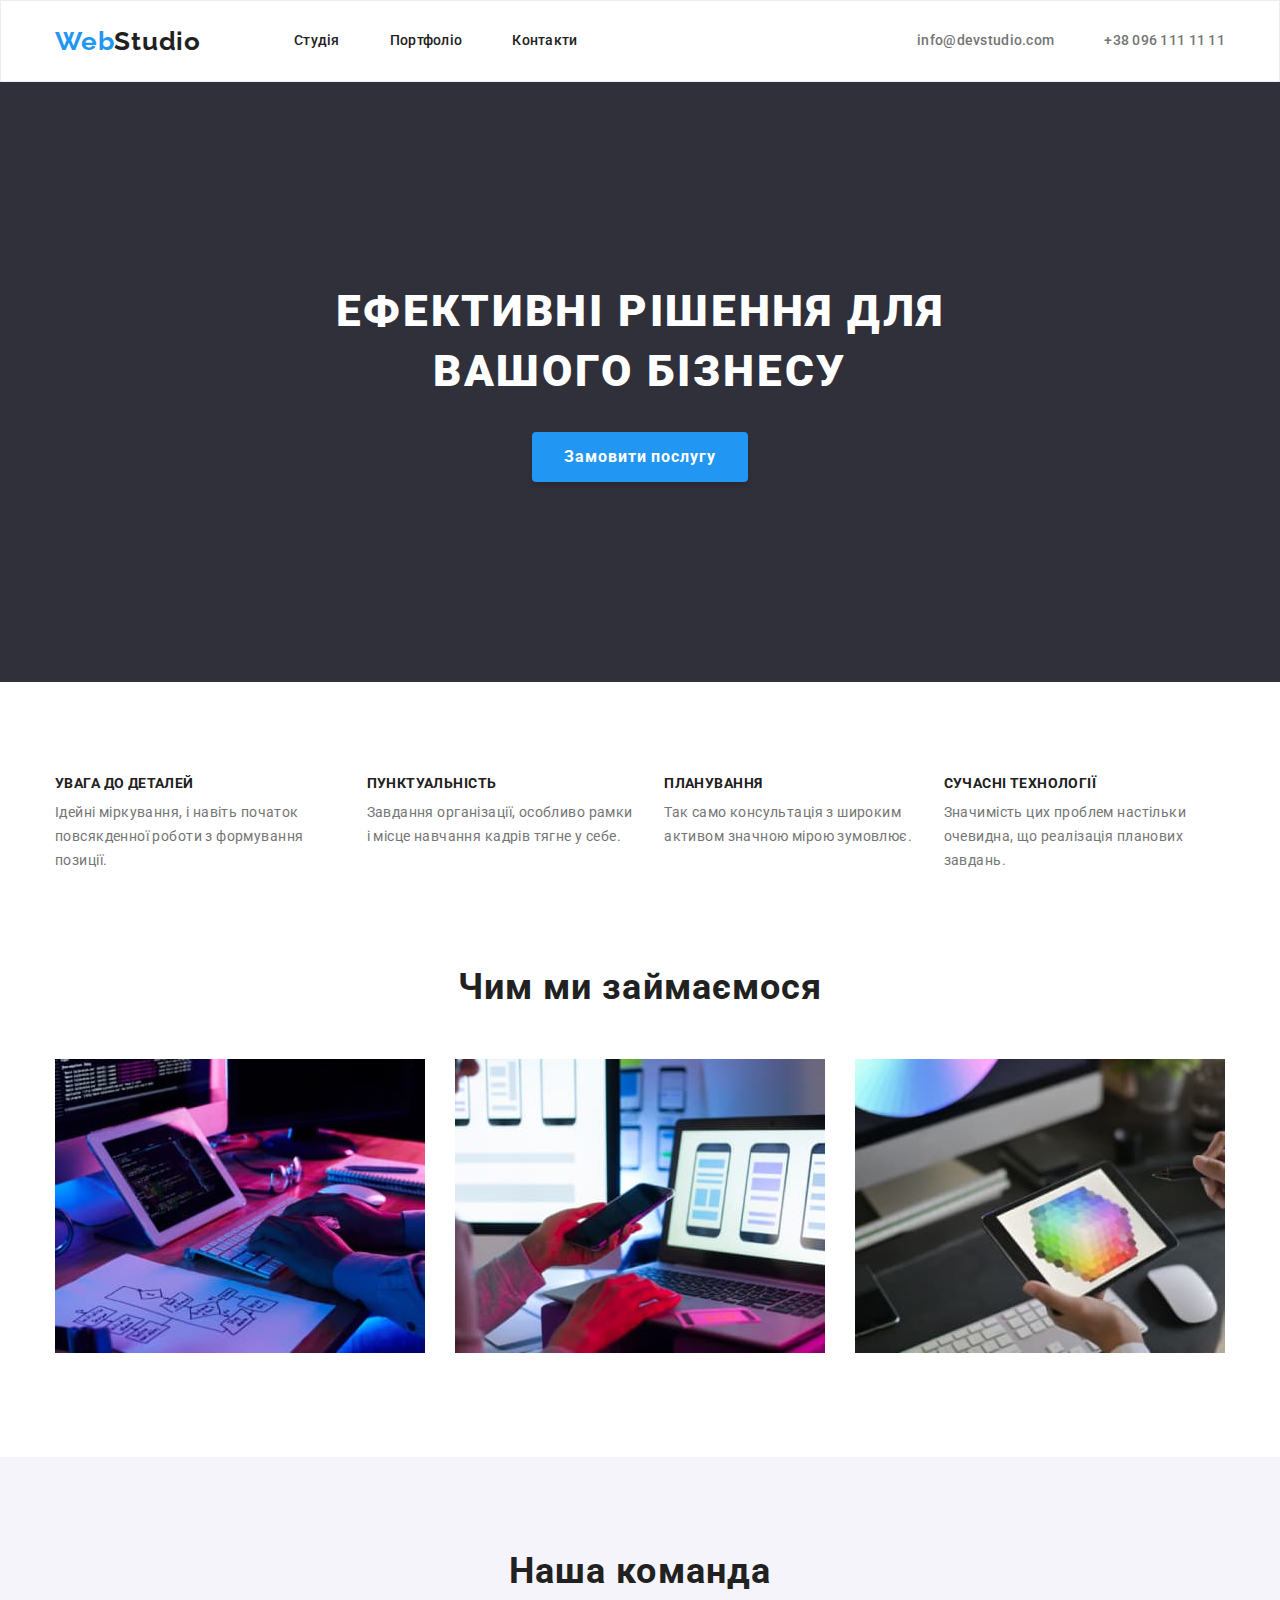
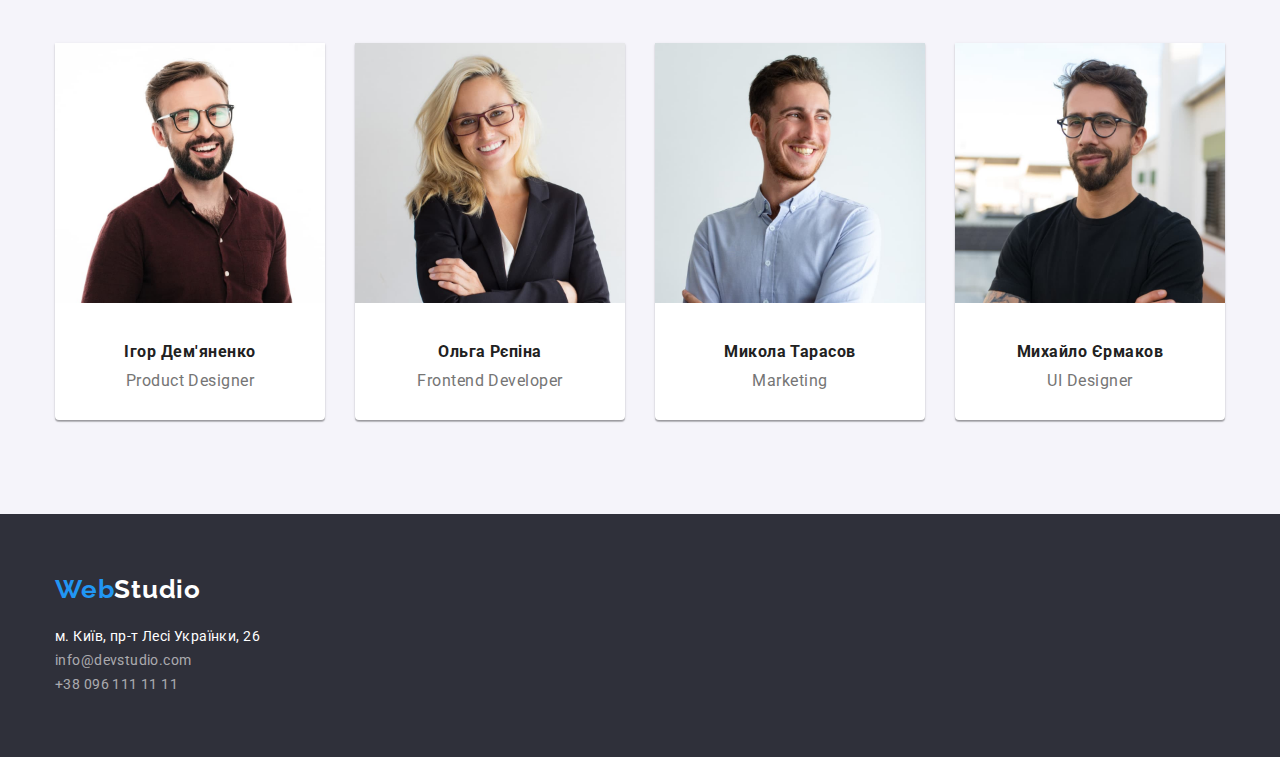
<file: index.html>
<!DOCTYPE html>
<html lang="uk">
<head>
    <meta charset="UTF-8">
    <meta http-equiv="X-UA-Compatible" content="IE=edge">
    <meta name="viewport" content="width=device-width, initial-scale=1.0">
    <title>Studio</title>
    <link rel="preconnect" href="https://fonts.googleapis.com">
    <link rel="preconnect" href="https://fonts.gstatic.com" crossorigin>
    <link href="https://fonts.googleapis.com/css2?family=Raleway:wght@700&family=Roboto:wght@400;500;700;900&display=swap"
        rel="stylesheet">
    <link rel="stylesheet" href="https://cdnjs.cloudflare.com/ajax/libs/modern-normalize/1.1.0/modern-normalize.min.css">
    <link rel="stylesheet" href="./css/styles.css">
</head>
<body>
    <header class="header">
        <div class="container">
        <a href="/" class="header-logo link"><span class="header-logo-web">Web</span>Studio
        </a>
        <nav class="header-nav">
            <ul class="header-list list">
                <li class="item"><a class="header-link link" href="./index.html">Студія</a></li>
                <li class="item"><a class="header-link link" href="./portfolio.html">Портфоліо</a></li>
                <li class="item"><a class="header-link link" href="#">Контакти</a></li>
            </ul>
        </nav>
        <ul class="header-contacts list">
            <li class="item"><a class="header-mail link item" href="mailto:info@devstudio.com">info@devstudio.com</a></li>
            <li class="item"><a class="header-tel link item" href="tel:+380961111111">+38 096 111 11 11</a></li>
        </ul>
        </div>
    </header>
    <main>
        <section class="hero section">
            <div class="container">
        <h1 class="hero-text">Ефективні рішення для вашого бізнесу</h1>
        <button class="hero-button button" type="button">Замовити послугу</button>
        </div>
        </section>
        <section class="benefits section">
            <div class="container">
            <h2 class="hero-hidden-text">Наші переваги</h2>
            <ul class="benefits-main list">
                <li class="item">
            <h3 class="benefits-title">УВАГА ДО ДЕТАЛЕЙ</h3>
            <p class="benefits-subtitle">Ідейні міркування, і навіть початок повсякденної роботи з формування позиції.</p>
                </li>
                <li class="item">
            <h3 class="benefits-title">ПУНКТУАЛЬНІСТЬ</h3>
            <p class="benefits-subtitle">Завдання організації, особливо рамки і місце навчання кадрів тягне у себе.</p>
                </li>
                <li class="item">
            <h3 class="benefits-title">ПЛАНУВАННЯ</h3>
            <p class="benefits-subtitle">Так само консультація з широким активом значною мірою зумовлює.</p>
                </li>
                <li class="item">
            <h3 class="benefits-title">СУЧАСНІ ТЕХНОЛОГІЇ</h3>
            <p class="benefits-subtitle">Значимість цих проблем настільки очевидна, що реалізація планових завдань.</p>
                </li>
            </ul>
            </div>
        </section>
        <section class="activities section">
            <div class="container">
            <h2 class="activities-text centered">Чим ми займаємося</h2>
            <ul class="main-photos list">
                <li class="img item"><img src="./images/img1.jpg" alt="programmer" width="370" height="294"></li>
                <li class="img item"><img src="./images/img2.jpg" alt="phone" width="370" height="294"></li>
                <li class="img item"><img src="./images/img3.jpg" alt="tablet" width="370" height="294"></li>
            </ul>
            </div>
        </section>
        <section class="team section">
            <div class="container">
            <h2 class="team-text centered">Наша команда</h2>
            <ul class="team-photos list">
                <li class="team-list img item">
                <img class="img-team" src="./images/igor.jpg" alt="Product Designer" width="270" height="260">
                <h3 class="team-name centered">Ігор Дем'яненко</h3>
                <p class="team-job centered">Product Designer</p>
                </li>
                <li class="team-list img item">
                <img class="img-team" src="./images/olga.jpg" alt="Frontend Developer" width="270" height="260">
                <h3 class="team-name centered">Ольга Рєпіна</h3>
                <p class="team-job centered">Frontend Developer</p>
                </li>
                <li class="team-list img item">
                <img class="img-team" src="./images/mikola.jpg" alt="Marketing" width="270" height="260">
                <h3 class="team-name centered">Микола Тарасов</h3>
                <p class="team-job centered">Marketing</p>
                </li>
                <li class="team-list img item">
                <img class="img-team" src="./images/mikhalo.jpg" alt="UI Designer" width="270" height="260">
                <h3 class="team-name centered">Михайло Єрмаков</h3>
                <p class="team-job centered">UI Designer</p>
                </li>
            </ul>
            </div>
        </section>
    </main>
        <footer class="footer">
            <div class="container">
            <a href="/" class="footer-logo link"><span class="footer-logo-web">Web</span>Studio
            </a>
            <address class="footer-address">
                <ul class="footer-contacts list">
                    <li><a class="footer-map link" href="https://goo.gl/maps/CPtrU1FHBa2aNyZL9" target=" blank" rel="noopener noreferrer">м. Київ, пр-т Лесі Українки, 26</a></li>
                    <li><a class="footer-mail link" href="mailto:info@devstudio.com">info@devstudio.com</a></li>
                    <li><a class="footer-tel link" href="tel:+380961111111">+38 096 111 11 11</a></li>
                </ul>
            </address>
            </div>
        </footer>
</body>
</html>
</file>
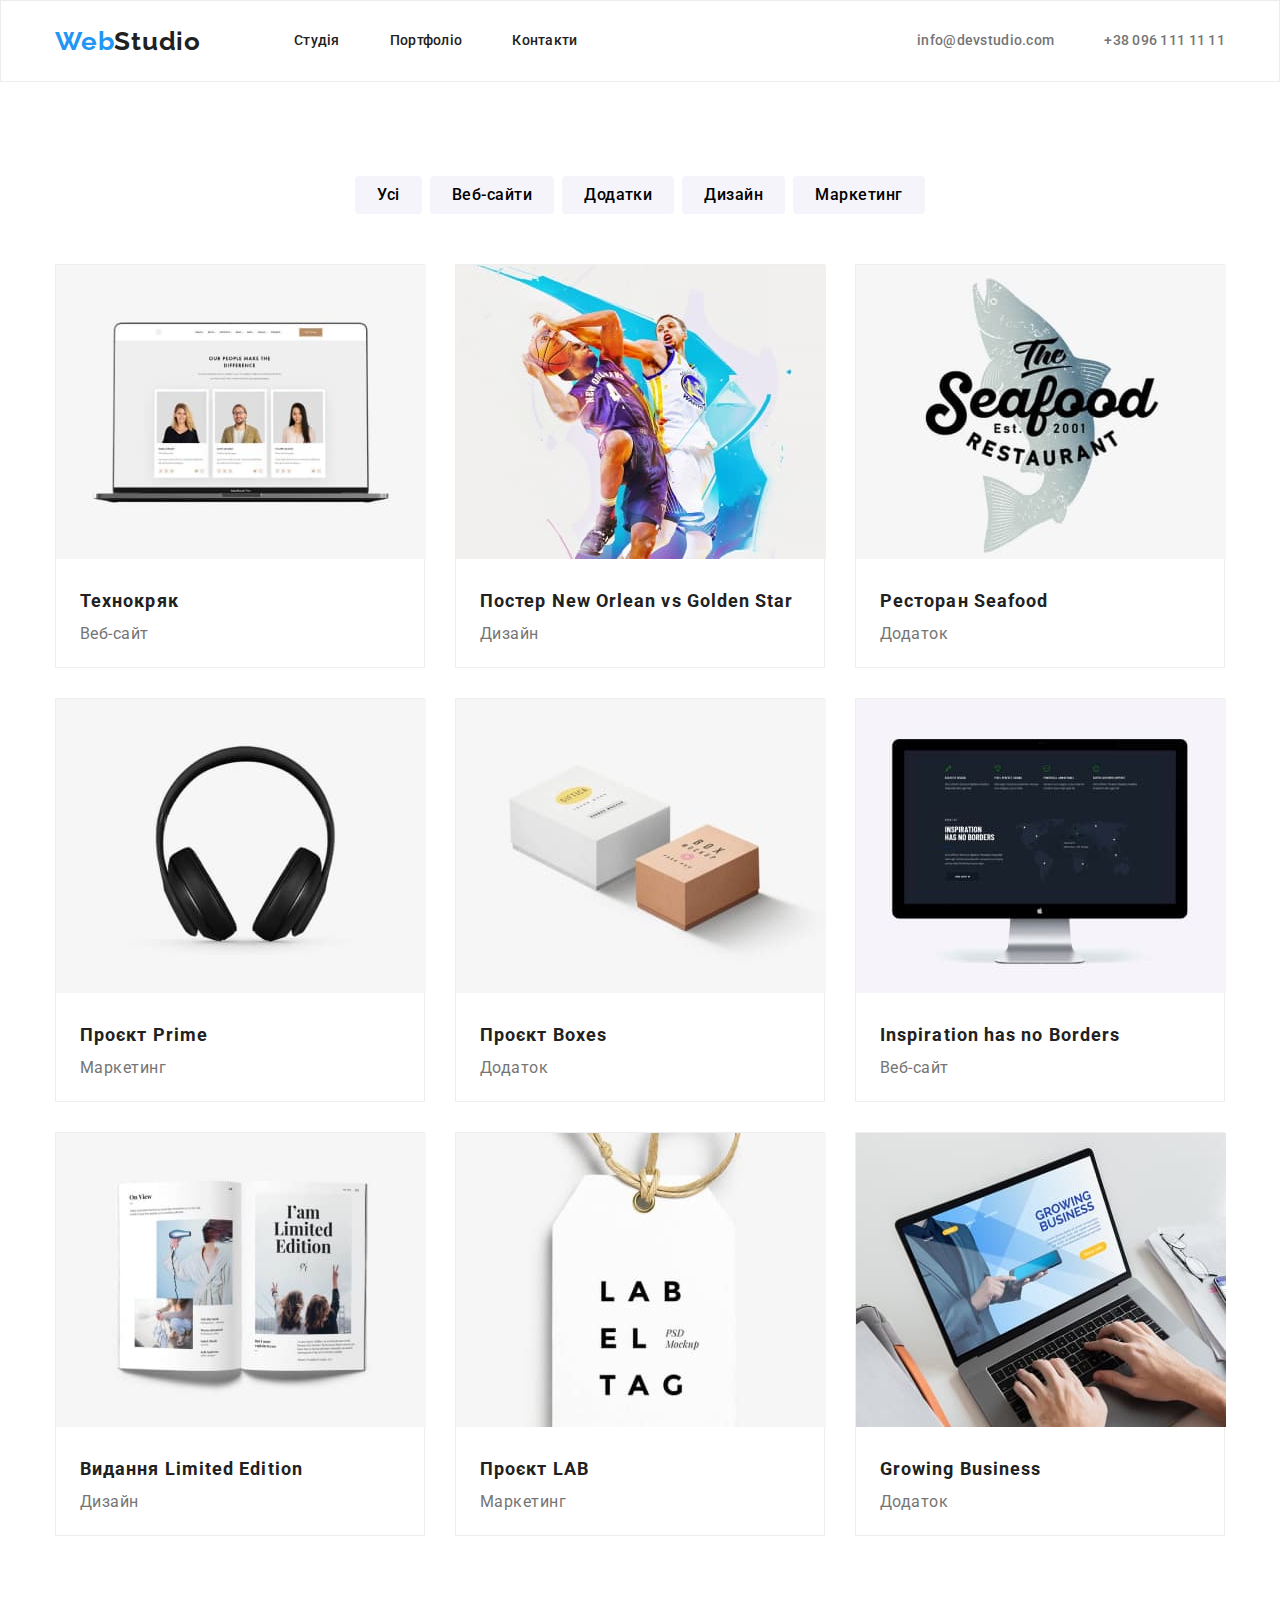
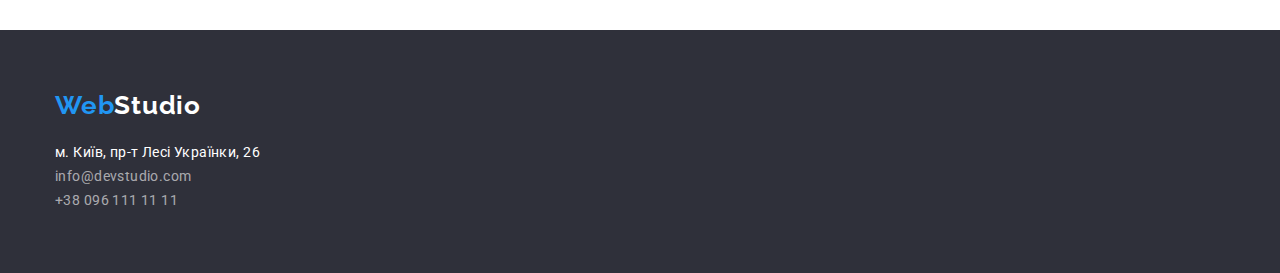
<file: portfolio.html>
<!DOCTYPE html>
<html lang="uk">
<head>
    <meta charset="UTF-8">
    <meta http-equiv="X-UA-Compatible" content="IE=edge">
    <meta name="viewport" content="width=device-width, initial-scale=1.0">
    <title>Portfolio</title>
    <link rel="preconnect" href="https://fonts.googleapis.com">
    <link rel="preconnect" href="https://fonts.gstatic.com" crossorigin>
    <link href="https://fonts.googleapis.com/css2?family=Raleway:wght@700&family=Roboto:wght@400;500;700&display=swap"
        rel="stylesheet">
    <link rel="stylesheet" href="https://cdnjs.cloudflare.com/ajax/libs/modern-normalize/1.1.0/modern-normalize.min.css">
    <link rel="stylesheet" href="./css/styles.css">
</head>
<body>
    <header class="header">
        <div class="container">
        <a href="/" class="header-logo link"><span class="header-logo-web">Web</span>Studio
        </a>
        <nav class="header-nav">
            <ul class="header-list list">
                <li class="item"><a class="header-link link" href="./index.html">Студія</a></li>
                <li class="item"><a class="header-link link" href="./portfolio.html">Портфоліо</a></li>
                <li class="item"><a class="header-link link" href="#">Контакти</a></li>
            </ul>
        </nav>
        <ul class="header-contacts list">
            <li class="item"><a class="header-mail link item" href="mailto:info@devstudio.com">info@devstudio.com</a></li>
            <li class="item"><a class="header-tel link item" href="tel:+380961111111">+38 096 111 11 11</a></li>
        </ul>
        </div>
    </header>
    <main>
        <section class="portfolio section">
            <div class="container">
        <h1 class="hero-hidden-text">Пропозіції</h1>
            <ul class="portfolio-filters list">
                <li class="item"><button class="main-button-filter" type="button">Усі</button></li>
                <li class="item"><button class="main-button-filter" type="button">Веб-сайти</button></li>
                <li class="item"><button class="main-button-filter" type="button">Додатки</button></li>
                <li class="item"><button class="main-button-filter" type="button">Дизайн</button></li>
                <li class="item"><button class="main-button-filter" type="button">Маркетинг</button></li>
            </ul>
            <ul class="main-images list">
                <li class="offer-list item">
                    <img class="item" src="./images/website.jpg" alt="website" width="370" height="294">
                    <h3 class="offer-name">Технокряк</h3>
                    <p class="offer">Веб-сайт</p>
                </li>
                <li class="offer-list item">
                    <img class="item" src="./images/design.jpg" alt="design" width="370" height="294">
                    <h3 class="offer-name">Постер New Orlean vs Golden Star</h3>
                    <p class="offer">Дизайн</p>
                </li>
                <li class="offer-list item">
                    <img class="item" src="./images/add.jpg" alt="addition" width="370" height="294">
                    <h3 class="offer-name">Ресторан Seafood</h3>
                    <p class="offer">Додаток</p>
                </li>
                <li class="offer-list item">
                    <img class="item" src="./images/marketing.jpg" alt="marketing" width="370" height="294">
                    <h3 class="offer-name">Проєкт Prime</h3>
                    <p class="offer">Маркетинг</p>
                </li>
                <li class="offer-list item">
                    <img class="item" src="./images/add2.jpg" alt="addition" width="370" height="294">
                    <h3 class="offer-name">Проєкт Boxes</h3>
                    <p class="offer">Додаток</p>
                </li>
                <li class="offer-list item">
                    <img class="item" src="./images/site.jpg" alt="website" width="370" height="294">
                    <h3 class="offer-name">Inspiration has no Borders</h3>
                    <p class="offer">Веб-сайт</p>
                </li>
                <li class="offer-list item">
                    <img class="item" src="./images/design2.jpg" alt="design" width="370" height="294">
                    <h3 class="offer-name">Видання Limited Edition</h3>
                    <p class="offer">Дизайн</p>
                </li>
                <li class="offer-list item">
                    <img class="item" src="./images/mark.jpg" alt="marketing" width="370" height="294">
                    <h3 class="offer-name">Проєкт LAB</h3>
                    <p class="offer">Маркетинг</p>
                </li>
                <li class="offer-list item">
                    <img class="item" src="./images/add3.jpg" alt="addition" width="370" height="294">
                    <h3 class="offer-name">Growing Business</h3>
                    <p class="offer">Додаток</p>
                </li>
            </ul>
            </div>
        </section>
    </main>
        <footer class="footer">
            <div class="container">
            <a href="/" class="footer-logo link"><span class="footer-logo-web">Web</span>Studio
            </a>
            <address class="footer-address">
                <ul class="footer-contacts list">
                    <li><a class="footer-map link" href="https://goo.gl/maps/CPtrU1FHBa2aNyZL9" target=" blank" rel="noopener noreferrer">м. Київ, пр-т
                            Лесі Українки, 26</a></li>
                    <li><a class="footer-mail link" href="mailto:info@devstudio.com">info@devstudio.com</a></li>
                    <li><a class="footer-tel link" href="tel:+380961111111">+38 096 111 11 11</a></li>
                </ul>
            </address>
            </div>
        </footer>
</body>
</html>
</file>
<file: css/styles.css>
/* General styles */

:root {
    --primary-text-color: #212121;
    --white-text-color: #FFFFFF;
    --blue-text-color: #2196F3;
    --grey-text-color: #757575;
    --rgb-text-color: rgba(255, 255, 255, 0.6);
    --background-color: #2F303A;
    --blue-background: #2196F3;
    --first-background: #FFFFFF;
    --second-background: #F5F4FA;
    --color-white-border: #ECECEC;
}

body {
    font-family: "Roboto", sans-serif;
    background: var(--first-background);
    color: var(--primary-text-color);
}

.container {
    max-width: 1200px;
    margin: 0 auto;
    padding: 0 15px;
    /* outline: 2px solid; */
}

.section {
    padding-top: 94px;
    padding-bottom: 94px;
}

.centered {
    text-align: center;
}

.link {
    text-decoration: none;
}

.list {
    padding: 0;
    margin: 0;
    list-style: none;
}


h1,
h2,
h3,
h4,
h5,
h6,
p,
ul {
    margin-top: 0;
    margin-bottom: 0;
}

/* Header styles */

.header {
    border: 1px solid var(--color-white-border);
    background-color: var(--first-background);
}

.header .container {
    display: flex;
    align-items: center;
}

.header-logo {
    margin-right: 93px;
    font-family: 'Raleway';
    font-style: normal;
    font-weight: 700;
    font-size: 26px;
    line-height: 1.19;
    letter-spacing: 0.03em;
    color: inherit;
}

.header-logo-web {
    font-family: 'Raleway';
    font-style: normal;
    font-weight: 700;
    font-size: 26px;
    line-height: 1.19;
    letter-spacing: 0.03em;
    color: var(--blue-text-color);
}

.header-list {
    display: flex;
}

.header-list .item + .item {
    margin-left: 50px;
}


.header-link {
    display: block;
    padding-top: 32px;
    padding-bottom: 32px;
    font-weight: 500;
    font-size: 14px;
    line-height: 1.14;
    letter-spacing: 0.02em;
    color: inherit;
}

.header-link:hover, .header-link:focus {
    color: var(--blue-text-color);
}

.header-contacts {
    display: flex;
    margin-left: auto;
}

.header-contacts .item + .item {
    margin-left: 50px;
}

.header-mail {
    display: block;
    padding-top: 32px;
    padding-bottom: 32px;
    font-weight: 500;
    font-size: 14px;
    line-height: 1.14;
    letter-spacing: 0.02em;
    color: var(--grey-text-color);
}

.header-mail:hover, .header-mail:focus {
    color: var(--blue-text-color)
}

.header-tel {
    display: block;
    padding-top: 32px;
    padding-bottom: 32px;
    font-weight: 500;
    font-size: 14px;
    line-height: 1.14;
    letter-spacing: 0.02em;
    color: var(--grey-text-color);
}

.header-tel:hover, .header-tel:focus {
    color: var(--blue-text-color)
}

/* Hero styles */

.hero {
    background: var(--background-color);
    text-align: center;
    padding: 200px 0;
}

.hero-text {
    max-width: 700px;
    margin: 0 auto 30px;
    font-weight: 900;
    font-size: 44px;
    line-height: 1.36;
    letter-spacing: 0.06em;
    text-transform: uppercase;
    color: var(--white-text-color);
}

.hero-button {
    font-weight: 700;
    font-size: 16px;
    line-height: 1.87;
    letter-spacing: 0.06em;
    color: var(--white-text-color);
    font-family: inherit;
    cursor: pointer;
    background: var(--blue-background);
    box-shadow: 0px 4px 4px rgba(0, 0, 0, 0.15);
    border-radius: 4px;
    border: none;
    padding: 10px 32px;
}

.portfolio-filters {
    margin-bottom: 50px;
}

.main-button-filter {
    cursor: pointer;
    font-weight: 500;
    font-size: 16px;
    line-height: 1.62;
    text-align: center;
    letter-spacing: 0.03em;
    background: var(--second-background);
    font-family: inherit;
    border: none;
    border-radius: 4px;
    padding: 6px 22px;
}

.main-button-filter:hover, .main-button-filter:focus {
    box-shadow: 0px 3px 1px rgba(0, 0, 0, 0.1), 0px 1px 2px rgba(0, 0, 0, 0.08), 0px 2px 2px rgba(0, 0, 0, 0.12);
    background: var(--blue-background);
    color: var(--white-text-color);
}


.main-images {
    display: flex;
    flex-wrap: wrap;
    gap: 30px;
}

.main-images > .item {
    flex-basis: calc((100% - 60px) / 3);
}


.hero-hidden-text {
    border: 0;
    clip: rect(1px, 1px, 1px, 1px);
    clip-path: inset(50%);
    height: 1px;
    margin: -1px;
    overflow: hidden;
    padding: 0;
    position: absolute;
    width: 1px;
    word-wrap: normal !important;
}

.portfolio-filters {
    padding-top: 0;
    padding-bottom: 0;
    display: flex;
    justify-content: center;
}

.portfolio-filters .item + .item {
    margin-left: 8px;
}

.offer-list {
    width: 370px;
    height: 404px;
    left: 215px;
    top: 262px;
    background: var(--first-background);
    border: 1px solid #EEEEEE;
}

.offer-name {
    margin-left: 24px;
    margin-top: 20px;
    font-size: 18px;
    line-height: 2;
    letter-spacing: 0.06em;
}

.offer {
    margin-left: 24px;
    margin-bottom: 20px;
    font-size: 16px;
    line-height: 1.87;
    letter-spacing: 0.03em;
    color: var(--grey-text-color);
}

.benefits-main {
    display: flex;
}

.benefits-main .item + .item {
    margin-left: 30px;
}

.benefits-title {
    margin-top: 0;
    margin-bottom: 10px;
    font-size: 14px;
    line-height: 1.14;
    letter-spacing: 0.03em;
    text-transform: uppercase;
}

.benefits-subtitle {
    font-size: 14px;
    line-height: 1.71;
    letter-spacing: 0.03em;
    color: var(--grey-text-color);
}

.activities {
    padding-top: 0;
    font-size: 36px;
    line-height: 1.16;
    letter-spacing: 0.03em;
}

.activities-text {
    margin-bottom: 50px;
    font-size: 36px;
    line-height: 1.16;
    letter-spacing: 0.03em;
}

.main-photos {
    display: flex;
}

.main-photos .item + .item {
    margin-left: 30px;
}

.img {
    display: block;
    width: 100%;
    height: auto;
}

.team {
    font-size: 36px;
    line-height: 1.16;
    letter-spacing: 0.03em;
    background: var(--second-background);
}

.team-text {
    margin-bottom: 50px;
    font-size: 36px;
    line-height: 1.16;
    letter-spacing: 0.03em;
}

.team-photos {
    display: flex;
}

.team-photos .item + .item {
    margin-left: 30px;
}

.team-list {
    background: var(--first-background);
    box-shadow: 0px 1px 3px rgba(0, 0, 0, 0.12), 0px 1px 1px rgba(0, 0, 0, 0.14), 0px 2px 1px rgba(0, 0, 0, 0.2);
    border-radius: 0px 0px 4px 4px;
}

.img-team {
    margin-bottom: 30px;
}

.team-name {
    margin-bottom: 10px;
    font-size: 16px;
    line-height: 1.187;
    letter-spacing: 0.03em;
}

.team-job {
    margin-bottom: 30px;
    font-size: 16px;
    line-height: 1.187;
    letter-spacing: 0.03em;
    color: var(--grey-text-color);
}

/* Footer styles */

.footer {
    padding-top: 60px;
    padding-bottom: 60px;
    background: var(--background-color);
}

.footer-logo-web {
    font-family: 'Raleway';
    font-style: normal;
    font-weight: 700;
    font-size: 26px;
    line-height: 1.19;
    letter-spacing: 0.03em;
    color: var(--blue-text-color);
}

.footer-logo {
    font-family: 'Raleway';
    font-style: normal;
    font-weight: 700;
    font-size: 26px;
    line-height: 1.19;
    letter-spacing: 0.03em;
    color: var(--white-text-color);
}

.footer-map {
    font-weight: 400;
    font-size: 14px;
    line-height: 1.71;
    letter-spacing: 0.03em;
    color: var(--white-text-color);
}

.footer-address {
    padding-top: 20px;
    font-style: normal;
}

.footer-mail {
    font-weight: 400;
    font-size: 14px;
    line-height: 1.71;
    letter-spacing: 0.03em;
    color: var(--rgb-text-color);
}

.footer-mail:hover, .footer-mail:focus {
    color: var(--blue-text-color);
}

.footer-tel {
    font-weight: 400;
    font-size: 14px;
    line-height: 1.71;
    letter-spacing: 0.03em;
    color: var(--rgb-text-color);
}

.footer-tel:hover, .footer-tel:focus {
    color: var(--blue-text-color);
}
</file>
